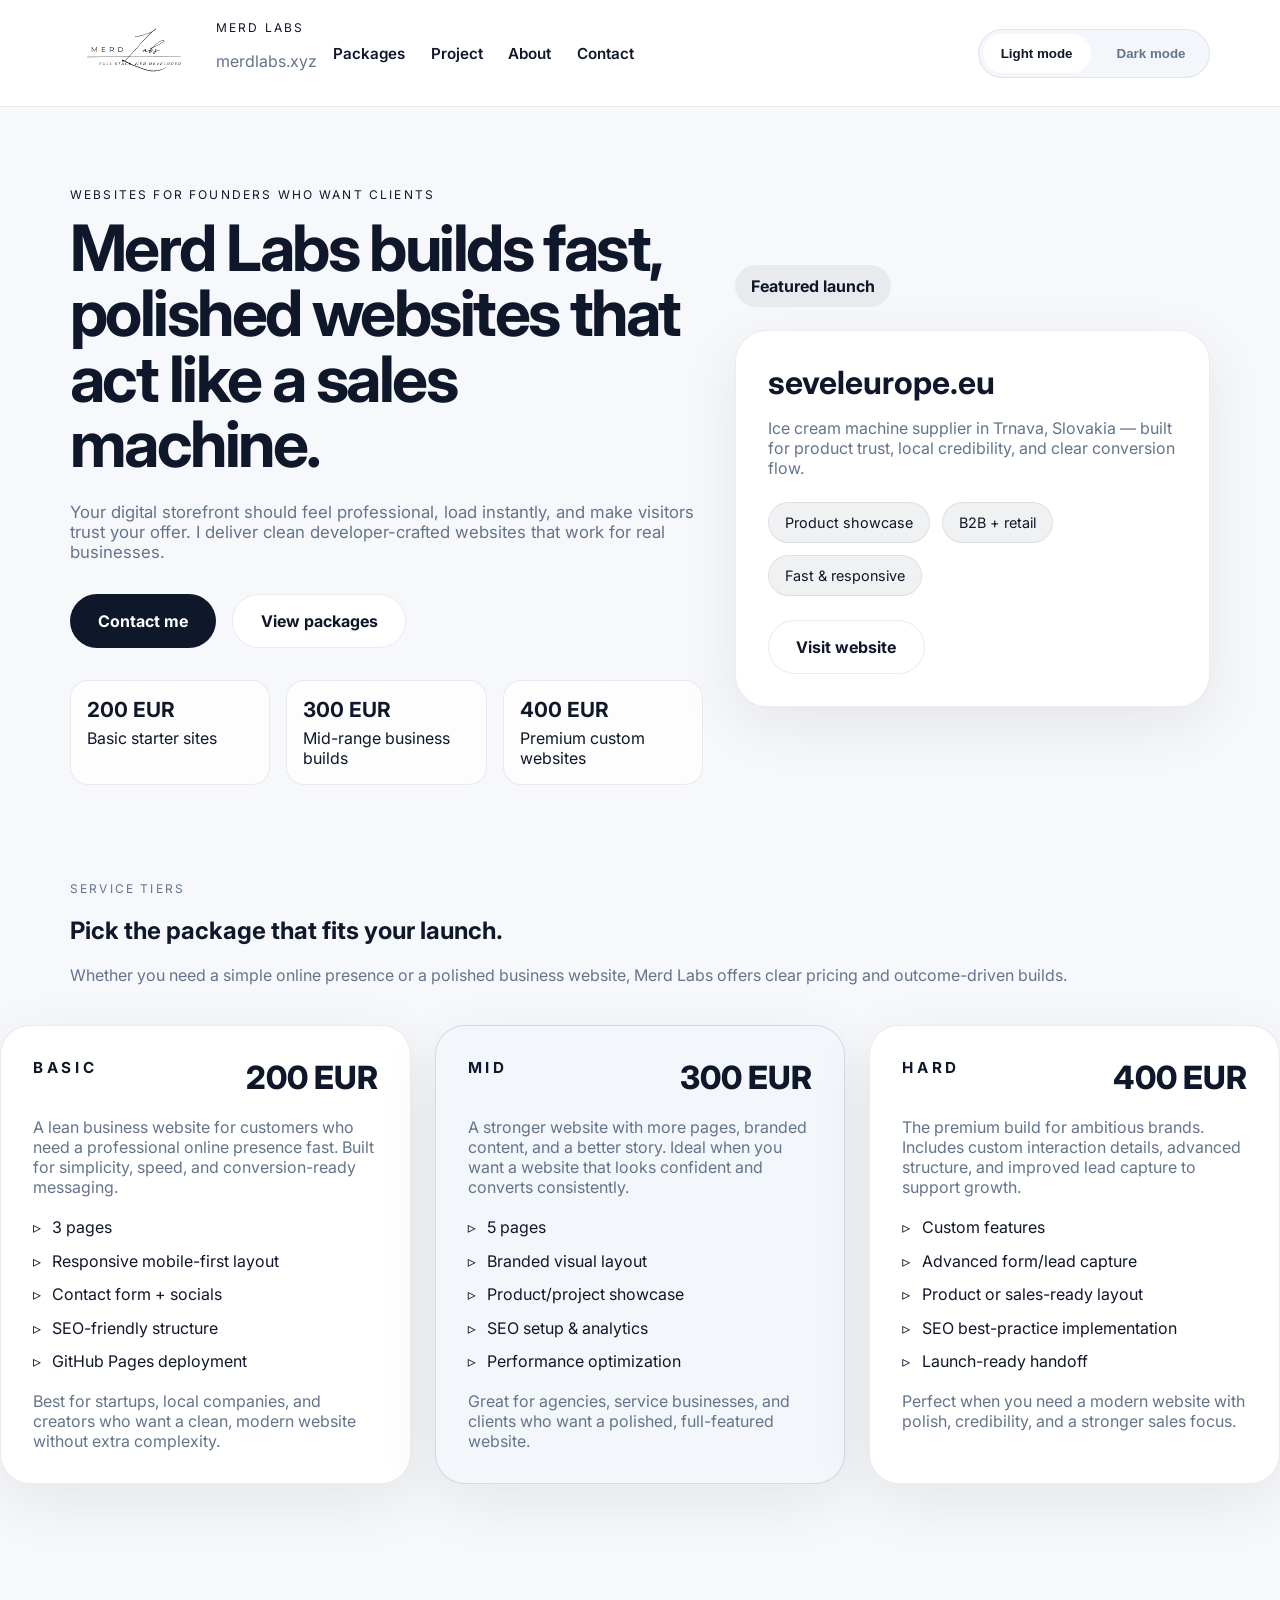
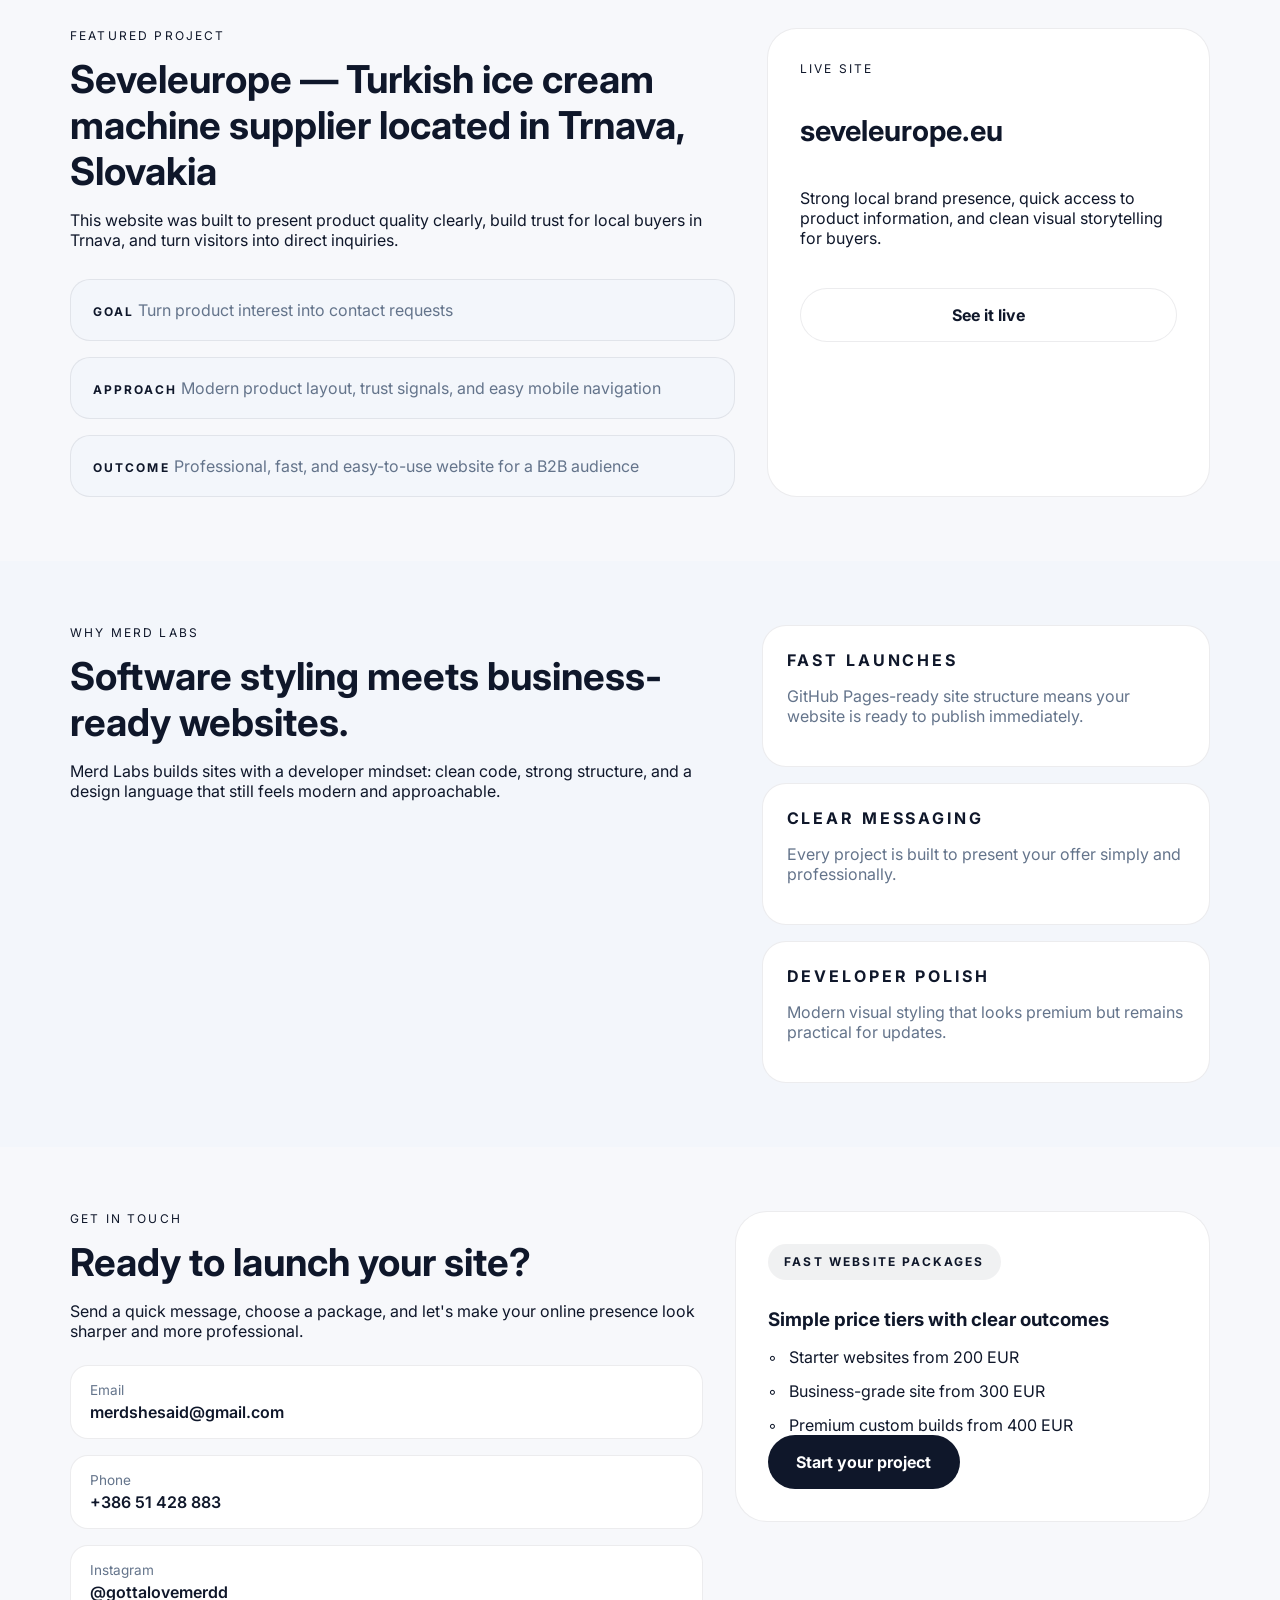
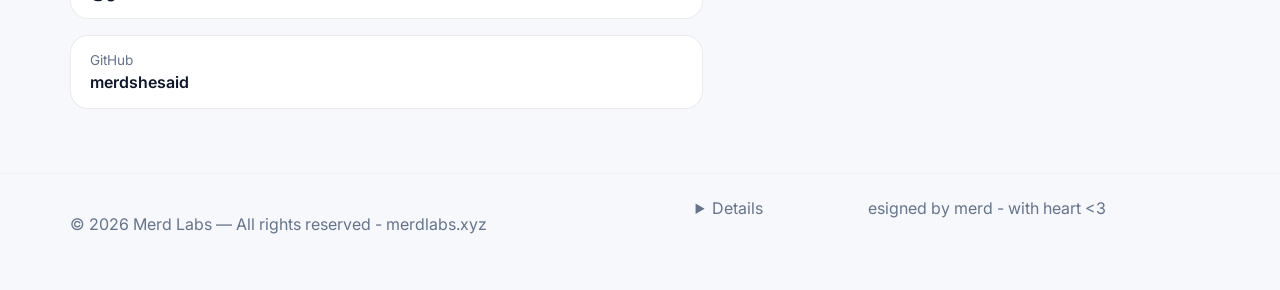
<file: index.html>
<!DOCTYPE html>
<html lang="en">
<head>
  <meta charset="UTF-8" />
  <meta name="viewport" content="width=device-width, initial-scale=1.0" />
  <title>Merd Labs — Modern websites for small businesses</title>
  <meta name="description" content="Merd Labs builds modern business websites with strong branding, fast performance, and package pricing from 200 to 400 EUR." />
  <link rel="preconnect" href="https://fonts.googleapis.com" />
  <link rel="preconnect" href="https://fonts.gstatic.com" crossorigin />
  <link href="https://fonts.googleapis.com/css2?family=Inter:wght@400;500;600;700;800&display=swap" rel="stylesheet" />
  <link rel="stylesheet" href="styles.css" />
</head>
<body>
  <div class="page-shell">
    <header class="site-header">
      <div class="container header-inner">
        <div class="brand">
          <img class="logo" src="images/logo.png" alt="Merd Labs logo" />
          <div>
            <p class="eyebrow">Merd Labs</p>
            <p class="subtext">merdlabs.xyz</p>
          </div>
        </div>
        <nav class="nav-links">
          <a href="#services">Packages</a>
          <a href="#projects">Project</a>
          <a href="#about">About</a>
          <a href="#contact">Contact</a>
        </nav>
        <div class="theme-switch" role="group" aria-label="Theme switch">
          <button id="theme-light" class="theme-option" type="button">Light mode</button>
          <button id="theme-dark" class="theme-option" type="button">Dark mode</button>
        </div>
      </div>
    </header>

    <main>
      <section class="hero">
        <div class="container hero-grid">
          <div class="hero-copy">
            <p class="eyebrow">Websites for founders who want clients</p>
            <h1>Merd Labs builds fast, polished websites that act like a sales machine.</h1>
            <p class="hero-text">Your digital storefront should feel professional, load instantly, and make visitors trust your offer. I deliver clean developer-crafted websites that work for real businesses.</p>
            <div class="hero-actions">
              <a class="button primary" href="#contact">Contact me</a>
              <a class="button secondary" href="#services">View packages</a>
            </div>
            <div class="hero-stats">
              <div>
                <strong>200 EUR</strong>
                <span>Basic starter sites</span>
              </div>
              <div>
                <strong>300 EUR</strong>
                <span>Mid-range business builds</span>
              </div>
              <div>
                <strong>400 EUR</strong>
                <span>Premium custom websites</span>
              </div>
            </div>
          </div>

          <div class="hero-panel">
            <div class="panel-badge">Featured launch</div>
            <div class="project-hero-card">
              <h2>seveleurope.eu</h2>
              <p>Ice cream machine supplier in Trnava, Slovakia — built for product trust, local credibility, and clear conversion flow.</p>
              <div class="project-tags">
                <span>Product showcase</span>
                <span>B2B + retail</span>
                <span>Fast & responsive</span>
              </div>
              <a class="button ghost" href="https://seveleurope.eu" target="_blank" rel="noreferrer noopener">Visit website</a>
            </div>
          </div>
        </div>
      </section>

      <section id="services" class="section services-section">
        <div class="container section-head">
          <p class="eyebrow">Service tiers</p>
          <h2>Pick the package that fits your launch.</h2>
          <p>Whether you need a simple online presence or a polished business website, Merd Labs offers clear pricing and outcome-driven builds.</p>
        </div>

        <div class="card-grid">
          <article class="service-card">
            <div class="card-header">
              <p class="card-title">Basic</p>
              <p class="price">200 EUR</p>
            </div>
            <p class="card-copy">A lean business website for customers who need a professional online presence fast. Built for simplicity, speed, and conversion-ready messaging.</p>
            <ul>
              <li>3 pages</li>
              <li>Responsive mobile-first layout</li>
              <li>Contact form + socials</li>
              <li>SEO-friendly structure</li>
              <li>GitHub Pages deployment</li>
            </ul>
            <p class="package-text">Best for startups, local companies, and creators who want a clean, modern website without extra complexity.</p>
          </article>

          <article class="service-card recommended">
            <div class="card-header">
              <p class="card-title">Mid</p>
              <p class="price">300 EUR</p>
            </div>
            <p class="card-copy">A stronger website with more pages, branded content, and a better story. Ideal when you want a website that looks confident and converts consistently.</p>
            <ul>
              <li>5 pages</li>
              <li>Branded visual layout</li>
              <li>Product/project showcase</li>
              <li>SEO setup & analytics</li>
              <li>Performance optimization</li>
            </ul>
            <p class="package-text">Great for agencies, service businesses, and clients who want a polished, full-featured website.</p>
          </article>

          <article class="service-card">
            <div class="card-header">
              <p class="card-title">Hard</p>
              <p class="price">400 EUR</p>
            </div>
            <p class="card-copy">The premium build for ambitious brands. Includes custom interaction details, advanced structure, and improved lead capture to support growth.</p>
            <ul>
              <li>Custom features</li>
              <li>Advanced form/lead capture</li>
              <li>Product or sales-ready layout</li>
              <li>SEO best-practice implementation</li>
              <li>Launch-ready handoff</li>
            </ul>
            <p class="package-text">Perfect when you need a modern website with polish, credibility, and a stronger sales focus.</p>
          </article>
        </div>
      </section>

      <section id="projects" class="section showcase-section">
        <div class="container showcase-grid">
          <div class="showcase-copy">
            <p class="eyebrow">Featured project</p>
            <h2>Seveleurope — Turkish ice cream machine supplier located in Trnava, Slovakia</h2>
            <p>This website was built to present product quality clearly, build trust for local buyers in Trnava, and turn visitors into direct inquiries.</p>
            <div class="showcase-list">
              <div>
                <strong>Goal</strong>
                <span>Turn product interest into contact requests</span>
              </div>
              <div>
                <strong>Approach</strong>
                <span>Modern product layout, trust signals, and easy mobile navigation</span>
              </div>
              <div>
                <strong>Outcome</strong>
                <span>Professional, fast, and easy-to-use website for a B2B audience</span>
              </div>
            </div>
          </div>
          <div class="showcase-card">
            <div class="project-label">Live site</div>
            <h3>seveleurope.eu</h3>
            <p>Strong local brand presence, quick access to product information, and clean visual storytelling for buyers.</p>
            <a class="button ghost" href="https://seveleurope.eu" target="_blank" rel="noreferrer noopener">See it live</a>
          </div>
        </div>
      </section>

      <section id="about" class="section about-section">
        <div class="container about-grid">
          <div>
            <p class="eyebrow">Why Merd Labs</p>
            <h2>Software styling meets business-ready websites.</h2>
            <p>Merd Labs builds sites with a developer mindset: clean code, strong structure, and a design language that still feels modern and approachable.</p>
          </div>
          <div class="about-cards">
            <div class="about-item">
              <h4>Fast launches</h4>
              <p>GitHub Pages-ready site structure means your website is ready to publish immediately.</p>
            </div>
            <div class="about-item">
              <h4>Clear messaging</h4>
              <p>Every project is built to present your offer simply and professionally.</p>
            </div>
            <div class="about-item">
              <h4>Developer polish</h4>
              <p>Modern visual styling that looks premium but remains practical for updates.</p>
            </div>
          </div>
        </div>
      </section>

      <section id="contact" class="section contact-section">
        <div class="container contact-grid">
          <div class="contact-copy">
            <p class="eyebrow">Get in touch</p>
            <h2>Ready to launch your site?</h2>
            <p>Send a quick message, choose a package, and let's make your online presence look sharper and more professional.</p>
            <div class="contact-details">
              <div><span>Email</span><a href="mailto:merdshesaid@gmail.com">merdshesaid@gmail.com</a></div>
              <div><span>Phone</span><a href="tel:+38651428883">+386 51 428 883</a></div>
              <div><span>Instagram</span><a href="https://instagram.com/gottalovemerdd" target="_blank" rel="noreferrer noopener">@gottalovemerdd</a></div>
              <div><span>GitHub</span><a href="https://github.com/merdshesaid" target="_blank" rel="noreferrer noopener">merdshesaid</a></div>
            </div>
          </div>
          <div class="contact-card">
            <div class="contact-pill">Fast website packages</div>
            <h3>Simple price tiers with clear outcomes</h3>
            <ul>
              <li>Starter websites from 200 EUR</li>
              <li>Business-grade site from 300 EUR</li>
              <li>Premium custom builds from 400 EUR</li>
            </ul>
            <a class="button primary" href="mailto:merdshesaid@gmail.com">Start your project</a>
          </div>
        </div>
      </section>
    </main>

    <footer class="site-footer">
      <div class="container footer-inner">
        <p>&copy; 2026 Merd Labs — All rights reserved - merdlabs.xyz</p>
        <p><details></details>esigned by merd - with heart <3</p>
      </div>
    </footer>
  </div>
  <script>
    const themeLight = document.getElementById('theme-light');
    const themeDark = document.getElementById('theme-dark');
    const currentTheme = localStorage.getItem('merdlabs-theme') || 'light';

    const setTheme = (theme) => {
      document.documentElement.dataset.theme = theme;
      localStorage.setItem('merdlabs-theme', theme);
      themeLight.classList.toggle('active-theme', theme === 'light');
      themeDark.classList.toggle('active-theme', theme === 'dark');
    };

    setTheme(currentTheme);

    themeLight.addEventListener('click', () => setTheme('light'));
    themeDark.addEventListener('click', () => setTheme('dark'));
  </script>
</body>
</html>
</file>
<file: styles.css>
:root {
  color-scheme: light;
  --bg: #f7f8fb;
  --surface: #ffffff;
  --surface-strong: #f3f6fb;
  --text: #0f172a;
  --muted: #64748b;
  --accent: #0f172a;
  --accent-strong: #475569;
  --highlight: #0f172a;
  --border: rgba(15, 23, 42, 0.08);
  --shadow: 0 18px 60px rgba(15, 23, 42, 0.08);
  --panel-bg: rgba(15, 23, 42, 0.06);
  --tag-bg: rgba(15, 23, 42, 0.06);
  --hero-stat-bg: rgba(255, 255, 255, 0.7);
  --button-primary-bg: var(--text);
  --button-primary-text: #ffffff;
}

[data-theme="dark"] {
  color-scheme: dark;
  --bg: #070810;
  --surface: #101827;
  --surface-strong: #0e1728;
  --text: #f8fafc;
  --muted: #94a3b8;
  --accent: #f8fafc;
  --accent-strong: #e2e8f0;
  --highlight: #f8fafc;
  --border: rgba(255, 255, 255, 0.08);
  --shadow: 0 18px 60px rgba(0, 0, 0, 0.5);
  --panel-bg: rgba(248, 250, 252, 0.08);
  --tag-bg: rgba(248, 250, 252, 0.08);
  --hero-stat-bg: rgba(255, 255, 255, 0.08);
  --button-primary-bg: #f8fafc;
  --button-primary-text: #0f172a;
}

* {
  box-sizing: border-box;
}

html {
  scroll-behavior: smooth;
}

body {
  margin: 0;
  min-height: 100vh;
  font-family: 'Inter', system-ui, sans-serif;
  color: var(--text);
  background: var(--bg);
}

img,
svg {
  display: block;
  max-width: 100%;
}

a {
  color: var(--text);
  text-decoration: none;
}

a:hover {
  color: var(--accent-strong);
}

.page-shell {
  min-height: 100vh;
}

.container {
  width: min(1140px, calc(100% - 2rem));
  margin: 0 auto;
}

.site-header {
  position: sticky;
  top: 0;
  z-index: 20;
  backdrop-filter: blur(18px);
  background: rgba(255, 255, 255, 0.96);
  border-bottom: 1px solid rgba(15, 23, 42, 0.08);
}

[data-theme="dark"] .site-header {
  background: rgba(16, 24, 40, 0.95);
  border-bottom: 1px solid rgba(255, 255, 255, 0.08);
}

.header-inner {
  display: flex;
  align-items: center;
  justify-content: space-between;
  gap: 1rem;
  padding: 1rem 0;
}

.brand {
  display: flex;
  align-items: center;
  gap: 1rem;
}

.logo {
  width: 130px;
  height: auto;
  display: block;
}

.brand-mark {
  width: 46px;
  height: 46px;
  display: grid;
  place-items: center;
  border-radius: 16px;
  background: rgba(15, 23, 42, 0.08);
  color: var(--text);
  font-weight: 800;
  letter-spacing: 0.12em;
}

.eyebrow,
.card-title,
.project-label,
.contact-pill,
.about-item h4,
.showcase-list strong {
  text-transform: uppercase;
  letter-spacing: 0.18em;
  color: var(--accent);
  font-size: 0.75rem;
  margin: 0 0 0.8rem;
}

.subtext,
.muted,
.card-copy,
.package-text,
.hero-text,
.section-head p,
.project-copy p,
.about-item p,
.contact-details div,
.showcase-list span {
  color: var(--muted);
}

.nav-links {
  display: flex;
  gap: 1.6rem;
  flex-wrap: wrap;
}

.nav-links a {
  font-size: 0.95rem;
  font-weight: 600;
  color: var(--text);
}

[data-theme="dark"] .nav-links a {
  color: var(--text);
}

.hero {
  padding: 5rem 0 2rem;
}

.hero-grid {
  display: grid;
  grid-template-columns: 1.2fr 0.9fr;
  gap: 2rem;
  align-items: center;
}

.hero-copy h1 {
  margin: 0;
  font-size: clamp(2.7rem, 5vw, 4.4rem);
  line-height: 1.02;
  letter-spacing: -0.04em;
}

.hero-text {
  margin-top: 1.6rem;
  max-width: 48rem;
  font-size: 1.05rem;
}

.hero-panel .panel-badge {
  color: var(--text);
  background: rgba(15, 23, 42, 0.06);
}

.project-hero-card {
  background: var(--surface);
  border: 1px solid rgba(15, 23, 42, 0.08);
  border-radius: 28px;
  padding: 2rem;
  box-shadow: var(--shadow);
}

.project-hero-card h2 {
  margin: 0;
  font-size: 2rem;
  color: var(--text);
}

.project-hero-card p {
  margin: 1rem 0 1.5rem;
  color: var(--muted);
}

.project-tags span {
  background: var(--tag-bg);
  border: 1px solid var(--border);
  color: var(--text);
}

.button.ghost,
.button.secondary {
  background: var(--surface);
  color: var(--text);
  border-color: var(--border);
}

.hero-actions {
  display: flex;
  flex-wrap: wrap;
  gap: 1rem;
  margin-top: 2rem;
}

.hero-stats {
  display: grid;
  grid-template-columns: repeat(3, minmax(0, 1fr));
  gap: 1rem;
  margin-top: 2rem;
}

.hero-stats div {
  border: 1px solid var(--border);
  background: var(--hero-stat-bg);
  border-radius: 18px;
  padding: 1rem 1rem;
}

.hero-stats strong {
  display: block;
  font-size: 1.3rem;
  margin-bottom: 0.4rem;
}

.theme-switch {
  display: inline-flex;
  gap: 0.4rem;
  margin-left: auto;
  border-radius: 999px;
  background: var(--surface-strong);
  padding: 0.25rem;
  border: 1px solid var(--border);
}

.theme-option {
  min-width: 108px;
  padding: 0.75rem 1rem;
  border: none;
  border-radius: 999px;
  background: transparent;
  color: var(--muted);
  font-weight: 700;
  cursor: pointer;
  transition: background-color 180ms ease, color 180ms ease;
}

.theme-option.active-theme,
.theme-option:hover {
  background: var(--surface);
  color: var(--text);
}

.button {
  display: inline-flex;
  align-items: center;
  justify-content: center;
  gap: 0.5rem;
  padding: 1rem 1.7rem;
  border-radius: 999px;
  border: 1px solid transparent;
  font-weight: 700;
  transition: transform 200ms ease, background-color 200ms ease, border-color 200ms ease;
}

.button:hover {
  transform: translateY(-2px);
}

.button.primary {
  background: var(--button-primary-bg);
  color: var(--button-primary-text);
}

.button.secondary,
.button.ghost {
  background: var(--surface);
  color: var(--text);
  border-color: var(--border);
}

.hero-panel {
  position: relative;
}

.panel-badge {
  display: inline-flex;
  align-items: center;
  gap: 0.5rem;
  padding: 0.7rem 1rem;
  border-radius: 999px;
  background: var(--panel-bg);
  color: var(--text);
  font-weight: 700;
  margin-bottom: 1.4rem;
}

.project-hero-card {
  background: var(--surface);
  border: 1px solid rgba(15, 23, 42, 0.08);
  border-radius: 32px;
  padding: 2rem;
  box-shadow: var(--shadow);
}

.project-hero-card h2 {
  margin: 0;
  font-size: 2rem;
}

.project-hero-card p {
  margin: 1rem 0 1.5rem;
  color: var(--muted);
}

.project-tags {
  display: flex;
  flex-wrap: wrap;
  gap: 0.75rem;
  margin-bottom: 1.5rem;
}

.project-tags span {
  background: var(--tag-bg);
  border: 1px solid var(--border);
  padding: 0.7rem 1rem;
  border-radius: 999px;
  font-size: 0.9rem;
}

.section {
  padding: 4rem 0;
}

.services-section .section-head,
.showcase-section .section-head {
  margin-bottom: 2.5rem;
}

.card-grid {
  display: grid;
  grid-template-columns: repeat(3, minmax(0, 1fr));
  gap: 1.5rem;
}

.service-card {
  background: var(--surface);
  border: 1px solid rgba(15, 23, 42, 0.08);
  border-radius: 30px;
  padding: 2rem;
  box-shadow: var(--shadow);
  display: flex;
  flex-direction: column;
  gap: 1.25rem;
}

.service-card.recommended {
  border-color: rgba(15, 23, 42, 0.12);
  background: var(--surface-strong);
}

.card-header {
  display: flex;
  justify-content: space-between;
  align-items: flex-start;
  gap: 1rem;
}

.card-title {
  font-size: 0.95rem;
  letter-spacing: 0.24em;
  font-weight: 700;
}

.price {
  margin: 0;
  font-size: 2rem;
  font-weight: 800;
}

.card-copy {
  margin: 0;
}

.service-card ul {
  margin: 0;
  padding: 0;
  list-style: none;
  display: grid;
  gap: 0.85rem;
}

.service-card li {
  position: relative;
  padding-left: 1.2rem;
}

.service-card li::before {
  content: '▹';
  position: absolute;
  left: 0;
  top: 0;
  color: var(--accent);
}

.package-text {
  margin: 0;
  color: var(--muted);
}

.showcase-section {
  padding-top: 5rem;
}

.showcase-grid {
  display: grid;
  grid-template-columns: 1.2fr 0.8fr;
  gap: 2rem;
  align-items: stretch;
}

.showcase-copy h2 {
  margin: 0.6rem 0 1rem;
  font-size: clamp(2rem, 3vw, 3rem);
}

.showcase-list {
  display: grid;
  gap: 1rem;
  margin-top: 1.8rem;
}

.showcase-list div {
  background: var(--surface-strong);
  padding: 1.25rem 1.35rem;
  border-radius: 20px;
  border: 1px solid var(--border);
}

.showcase-card {
  background: var(--surface);
  border: 1px solid rgba(15, 23, 42, 0.08);
  border-radius: 30px;
  padding: 2rem;
  display: flex;
  flex-direction: column;
  gap: 1.5rem;
}

.showcase-card h3 {
  margin: 0;
  font-size: 1.8rem;
}

.about-section {
  background: var(--surface-strong);
}

.about-grid {
  display: grid;
  grid-template-columns: 1.25fr 0.85fr;
  gap: 2rem;
}

.about-grid h2 {
  margin: 0.6rem 0 1rem;
  font-size: clamp(2rem, 3vw, 3rem);
}

.about-cards {
  display: grid;
  gap: 1rem;
}

.about-item {
  background: var(--surface);
  border: 1px solid var(--border);
  border-radius: 24px;
  padding: 1.5rem;
}

.about-item h4 {
  margin: 0;
  font-size: 1rem;
}

.contact-grid {
  display: grid;
  grid-template-columns: 1.2fr 0.9fr;
  gap: 2rem;
  align-items: start;
}

.contact-copy h2 {
  margin: 0.6rem 0 1rem;
  font-size: clamp(2rem, 3vw, 3rem);
}

.contact-details {
  display: grid;
  gap: 1rem;
  margin-top: 1.5rem;
}

.contact-details div {
  display: grid;
  gap: 0.25rem;
  background: var(--surface);
  border: 1px solid var(--border);
  border-radius: 18px;
  padding: 1rem 1.2rem;
}

.contact-details span {
  color: var(--muted);
  font-size: 0.85rem;
}

.contact-details a {
  color: var(--text);
  font-weight: 600;
}

.contact-card {
  background: var(--surface);
  border: 1px solid rgba(15, 23, 42, 0.08);
  border-radius: 32px;
  padding: 2rem;
}

.contact-pill {
  display: inline-flex;
  align-items: center;
  padding: 0.65rem 1rem;
  border-radius: 999px;
  background: var(--panel-bg);
  color: var(--text);
  font-weight: 700;
}

.contact-card h3 {
  margin: 1rem 0 1rem;
}

.contact-card ul {
  list-style: none;
  padding: 0;
  margin: 0;
  display: grid;
  gap: 0.85rem;
}

.contact-card li::before {
  content: '◦';
  margin-right: 0.75rem;
  color: var(--accent);
}

.site-footer {
  padding: 1.5rem 0 2.5rem;
  border-top: 1px solid rgba(148, 163, 184, 0.08);
}

.footer-inner {
  display: flex;
  justify-content: space-between;
  flex-wrap: wrap;
  gap: 1rem;
  color: var(--muted);
}

@media (max-width: 980px) {
  .hero-grid,
  .showcase-grid,
  .about-grid,
  .contact-grid,
  .hero-stats {
    grid-template-columns: 1fr;
  }

  .card-grid {
    grid-template-columns: 1fr;
  }
}

@media (max-width: 720px) {
  .header-inner {
    flex-direction: column;
    align-items: flex-start;
  }

  .nav-links {
    width: 100%;
    justify-content: flex-start;
  }

  .hero-actions .button {
    width: 100%;
  }
}
</file>
